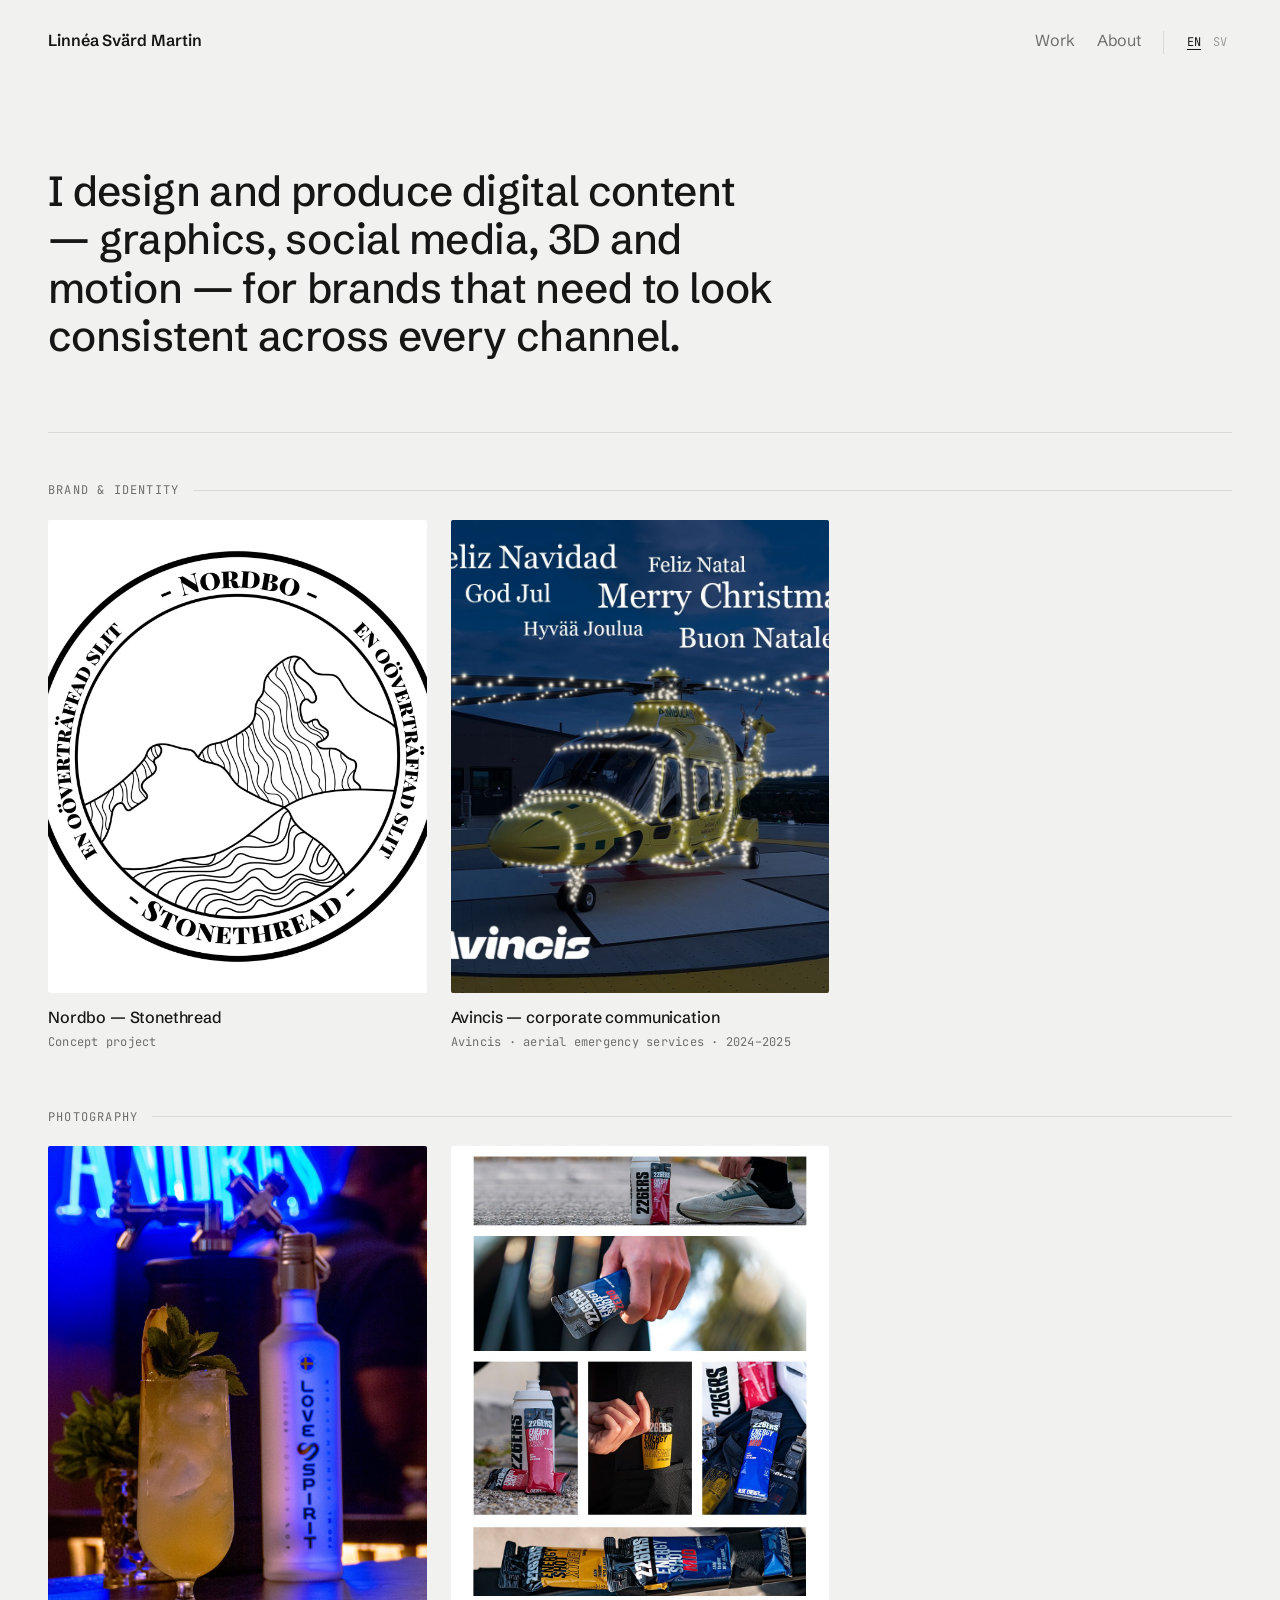
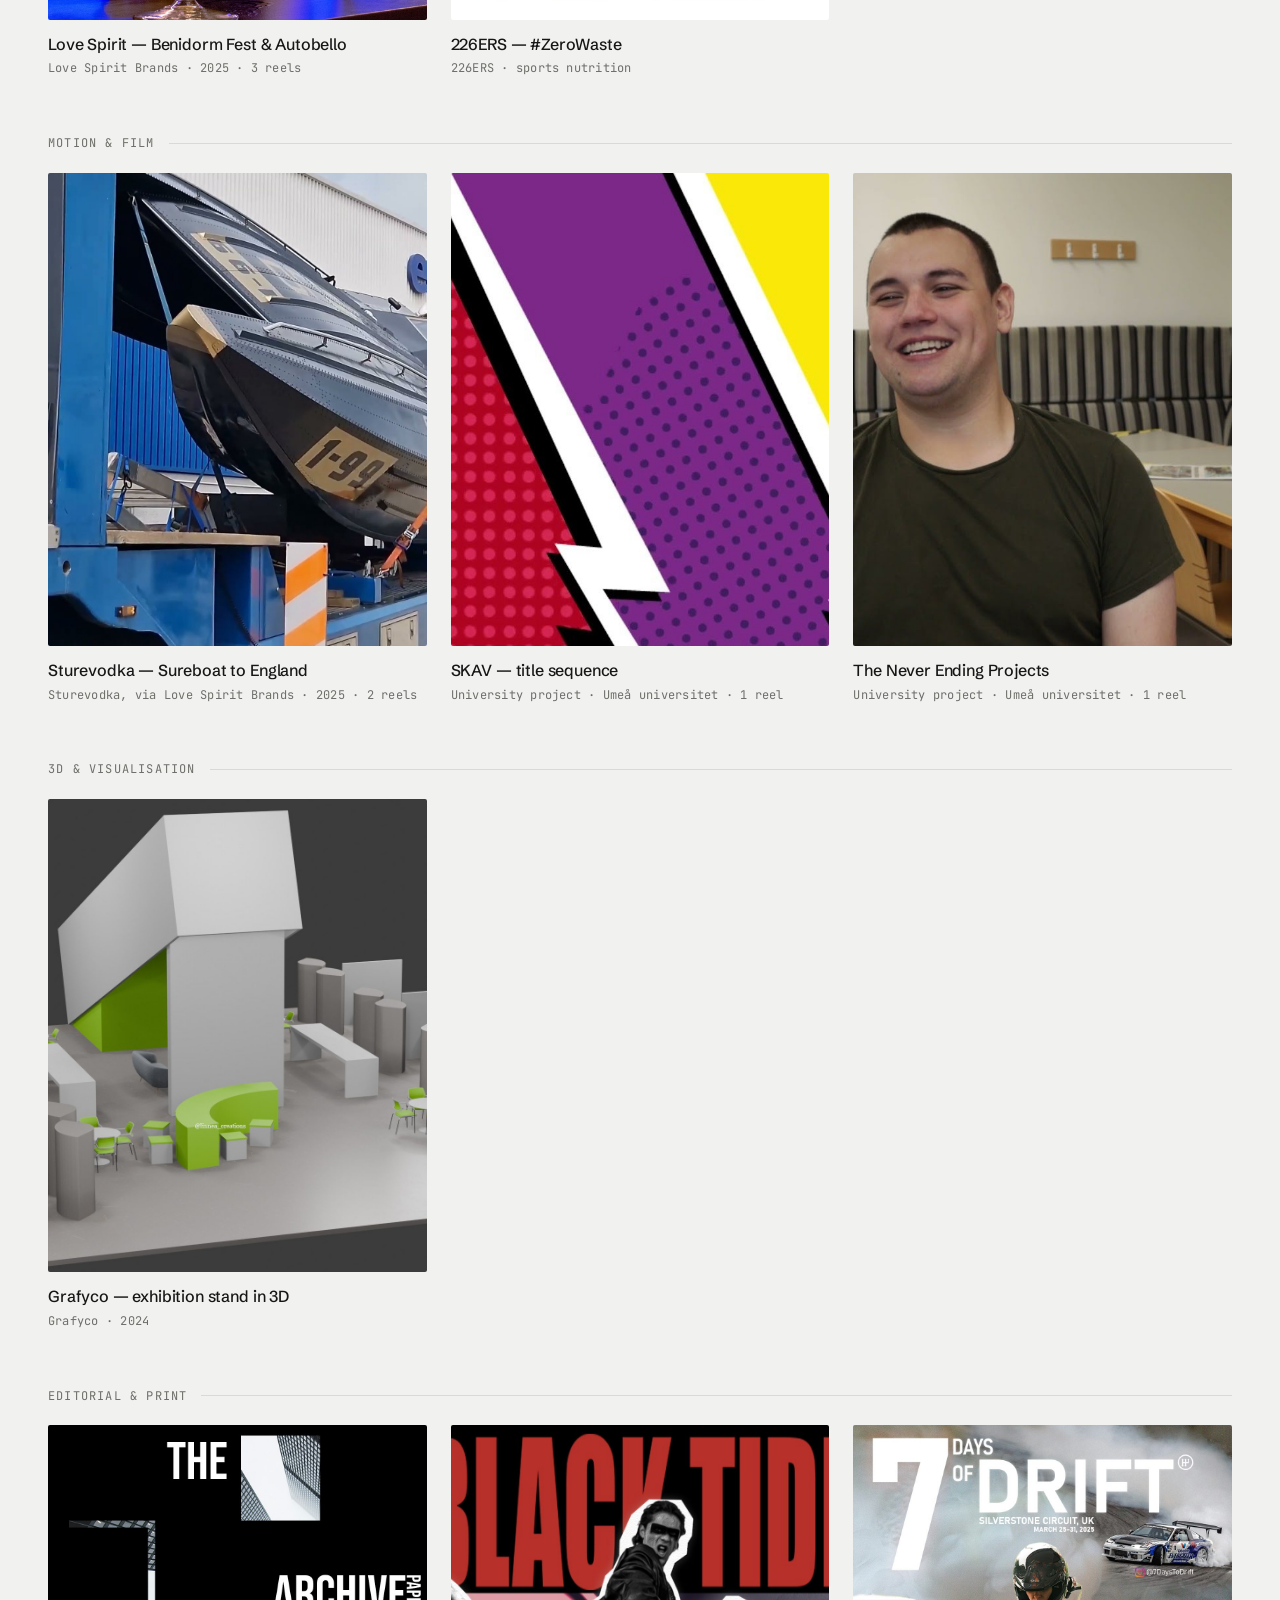
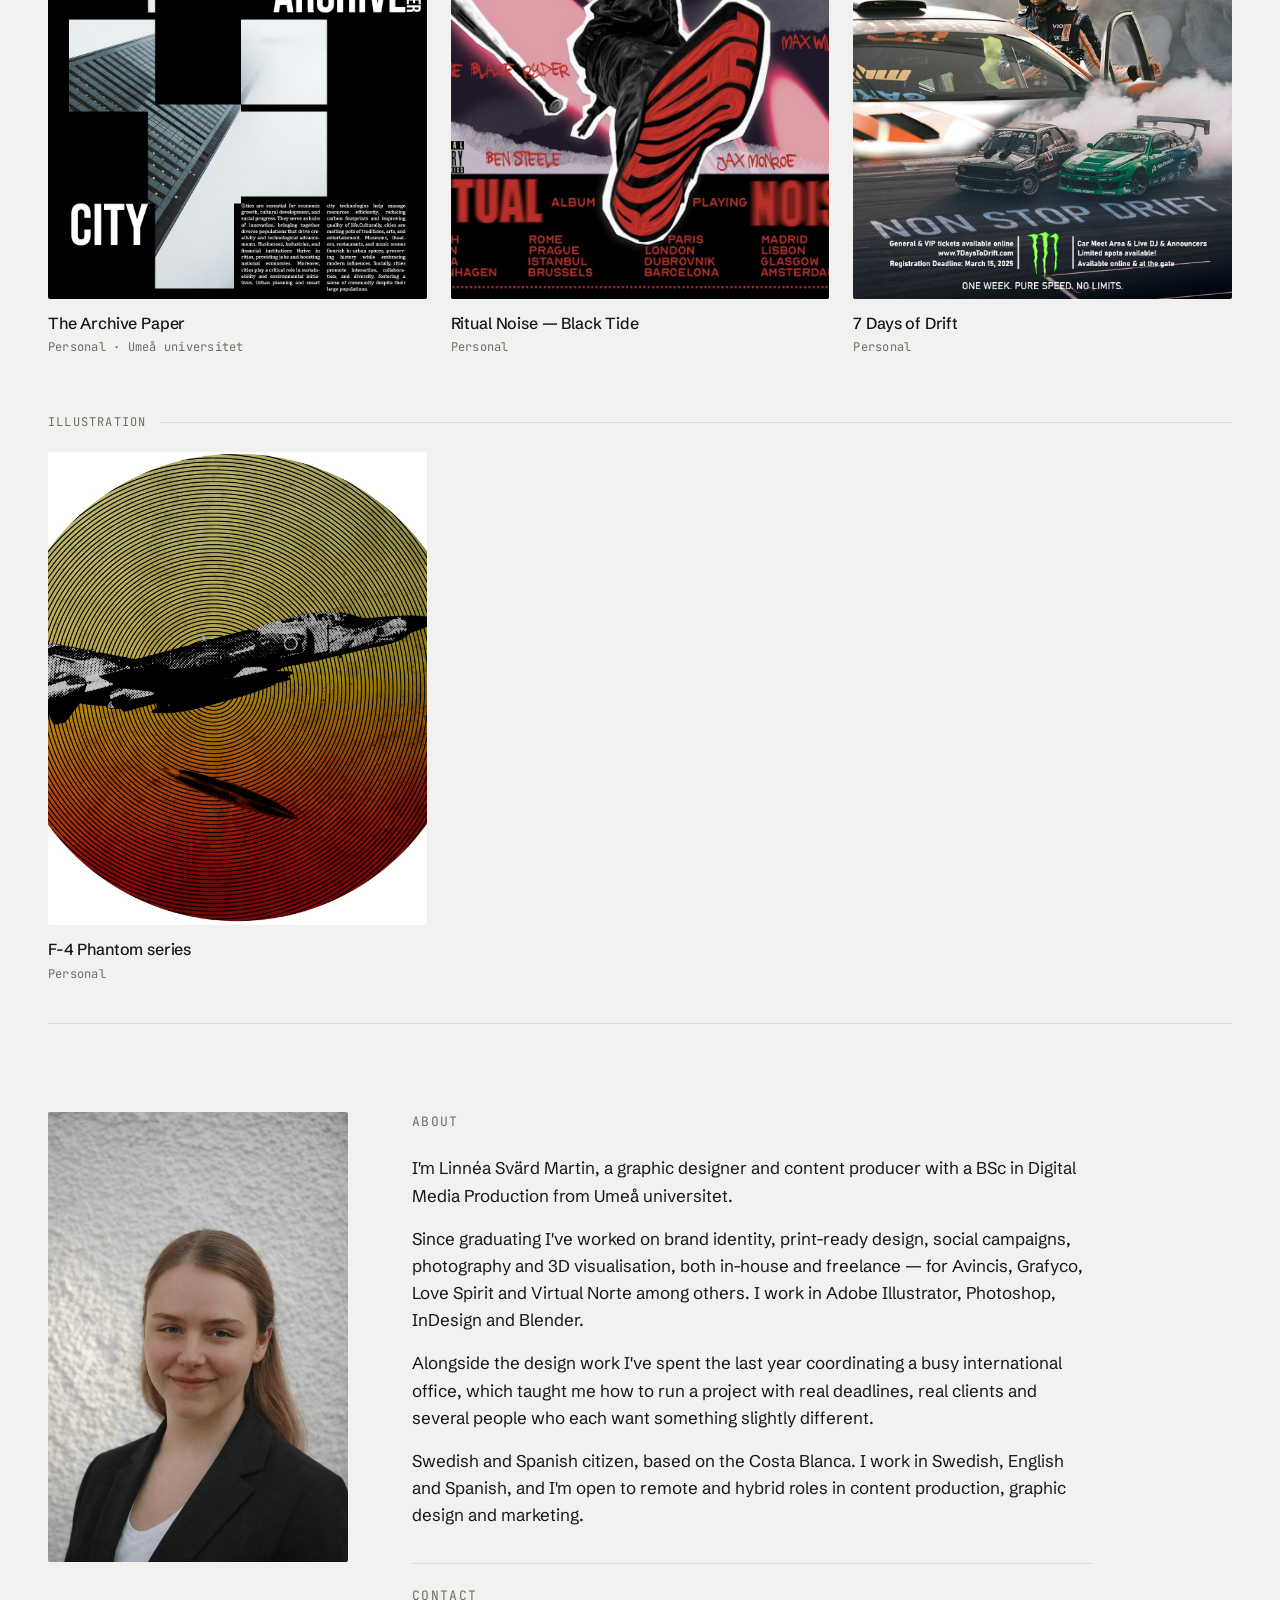
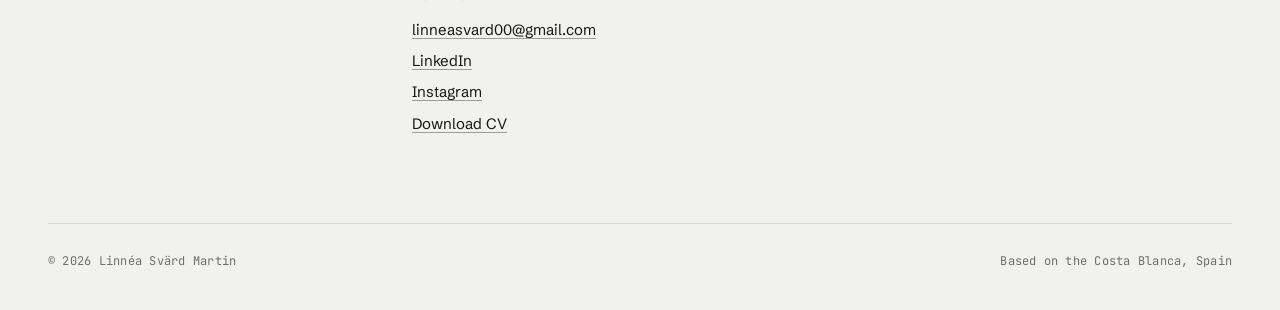
<file: index.html>
<!doctype html>
<html lang="en">
<head>
  <meta charset="utf-8">
  <meta name="viewport" content="width=device-width, initial-scale=1">
  <title>Linnéa Svärd Martin — Graphic design &amp; content</title>
  <meta name="description" content="Linnéa Svärd Martin — graphic designer and content producer. Brand identity, photography, 3D and editorial design. Swedish · English · Spanish. Based on the Costa Blanca, open to remote roles.">
  <meta property="og:title" content="Linnéa Svärd Martin — Graphic design & content">
  <meta property="og:description" content="Brand identity, photography, 3D and editorial design. Swedish · English · Spanish.">
  <meta property="og:image" content="https://linneasvardmartin.com/img/work/love-spirit/01.jpg">
  <meta property="og:type" content="website">
  <link rel="icon" href="data:image/svg+xml,%3Csvg xmlns='http://www.w3.org/2000/svg' viewBox='0 0 32 32'%3E%3Crect width='32' height='32' rx='3' fill='%23161616'/%3E%3Ctext x='16' y='22' text-anchor='middle' font-family='monospace' font-size='16' fill='%23F1F1EF'%3ELS%3C/text%3E%3C/svg%3E">
  <link rel="preconnect" href="https://fonts.googleapis.com">
  <link rel="preconnect" href="https://fonts.gstatic.com" crossorigin>
  <link rel="stylesheet" href="https://fonts.googleapis.com/css2?family=Schibsted+Grotesk:wght@400;500;600&family=JetBrains+Mono:wght@400&display=swap">
  <link rel="stylesheet" href="css/style.css">
</head>
<body>
<div class="wrap">

  <header class="site-head">
    <a class="site-name" href="index.html">Linnéa Svärd Martin</a>
    <nav class="site-nav" aria-label="Main">
      <a href="#work" data-i18n="nav.work">Work</a>
      <a href="#about" data-i18n="nav.about">About</a>
      <div class="lang" role="group" data-lang-switch aria-label="Language">
        <button type="button" data-lang="en" aria-pressed="true" lang="en">EN</button>
        <button type="button" data-lang="sv" aria-pressed="false" lang="sv">SV</button>
      </div>
    </nav>
  </header>

  <section class="intro">
    <h1 data-i18n="intro">I design and produce digital content — graphics, social media, 3D and motion — for brands that need to look consistent across every channel.</h1>
  </section>

  <main id="work" aria-label="Work"></main>

  <section class="about" id="about">
    <div class="about-grid">
      <figure class="about-photo"><img data-photo src="img/linnea.jpg" alt="Linnéa Svärd Martin" loading="lazy"></figure>
      <div class="about-text">
        <h2 data-i18n="about.title">About</h2>
        <p data-i18n="about.p1"></p>
        <p data-i18n="about.p2"></p>
        <p data-i18n="about.p3"></p>
        <p data-i18n="about.p4"></p>
        <div class="contact">
          <h2 data-i18n="contact.title">Contact</h2>
          <ul>
            <li><a data-email href="mailto:linneasvard00@gmail.com">linneasvard00@gmail.com</a></li>
            <li><a data-linkedin href="https://www.linkedin.com/in/linnea-svard" rel="me noopener" target="_blank">LinkedIn</a></li>
            <li><a data-instagram href="https://www.instagram.com/linnea_creations/" rel="me noopener" target="_blank">Instagram</a></li>
            <li><a data-cv href="cv/Linnea-Svard-Martin-CV.pdf" data-i18n="contact.cv">Download CV</a></li>
          </ul>
        </div>
      </div>
    </div>
  </section>

  <footer>
    <span>© <span data-year>2026</span> Linnéa Svärd Martin</span>
    <span data-i18n="footer.based">Based on the Costa Blanca, Spain</span>
  </footer>

</div>
<script src="js/data.js"></script>
<script src="js/site.js"></script>
</body>
</html>
</file>
<file: css/style.css>
/* Linnéa Svärd Martin — portfolio
   Marco monocromo y silencioso: el color lo pone el trabajo. */

:root {
  --ground: #F1F1EF;
  --surface: #FAFAF9;
  --ink: #161616;
  --muted: #6E6E6A;
  --faint: #9C9C97;
  --line: #D9D9D5;
  --img-bg: #E6E6E2;
  --sans: "Schibsted Grotesk", "Helvetica Neue", Arial, sans-serif;
  --mono: "JetBrains Mono", "Cascadia Mono", Consolas, monospace;
  --gutter: clamp(20px, 4vw, 48px);
  --max: 1200px;
  --text: 68ch;
  color-scheme: light dark;
}
@media (prefers-color-scheme: dark) {
  :root {
    --ground: #121212;
    --surface: #181818;
    --ink: #ECECEA;
    --muted: #9A9A95;
    --faint: #6E6E6A;
    --line: #2A2A28;
    --img-bg: #1F1F1E;
  }
}

*, *::before, *::after { box-sizing: border-box; }
html { -webkit-text-size-adjust: 100%; }
body {
  margin: 0;
  background: var(--ground);
  color: var(--ink);
  font-family: var(--sans);
  font-size: 16px;
  line-height: 1.55;
  padding-inline: var(--gutter);
  padding-block: 0;
}
img { max-width: 100%; display: block; }
a { color: inherit; text-decoration: none; }
a:hover { text-decoration: underline; text-underline-offset: 3px; text-decoration-thickness: 1px; }
:focus-visible { outline: 2px solid var(--ink); outline-offset: 3px; border-radius: 2px; }
h1, h2, h3 { font-weight: 500; letter-spacing: -0.01em; margin: 0; text-wrap: balance; }
p { margin: 0; }

.wrap { max-width: var(--max); margin: 0 auto; }
.meta, .group-label, .p-meta, .lang, footer, .back {
  font-family: var(--mono);
  font-size: 12px;
  letter-spacing: 0.02em;
  font-variant-numeric: tabular-nums;
}

/* --- cabecera ------------------------------------------------------ */
.site-head {
  display: flex; justify-content: space-between; align-items: baseline; gap: 20px; flex-wrap: wrap;
  padding-block: 28px 24px;
}
.site-name { font-weight: 600; font-size: 16px; letter-spacing: -0.005em; }
.site-nav { display: flex; align-items: baseline; gap: 22px; }
.site-nav a { color: var(--muted); }
.site-nav a:hover { color: var(--ink); }
.lang { display: inline-flex; gap: 2px; border-left: 1px solid var(--line); padding-left: 18px; }
.lang button {
  font: inherit; background: none; border: 0; padding: 2px 5px; cursor: pointer;
  color: var(--faint); border-radius: 2px;
}
.lang button[aria-pressed="true"] { color: var(--ink); text-decoration: underline; text-underline-offset: 3px; }
.lang button:hover { color: var(--ink); }

/* --- intro --------------------------------------------------------- */
.intro { padding-block: clamp(36px, 7vw, 96px) clamp(40px, 6vw, 72px); border-bottom: 1px solid var(--line); }
.intro h1 {
  font-size: clamp(26px, 3.6vw, 42px);
  line-height: 1.15;
  font-weight: 500;
  max-width: 30ch;
  letter-spacing: -0.015em;
}

/* --- trabajo ------------------------------------------------------- */
#work { padding-block: 8px 24px; }
.group { padding-block: 40px 16px; }
.group-label {
  color: var(--muted); text-transform: uppercase; letter-spacing: 0.1em; font-weight: 400;
  margin-bottom: 20px; display: flex; align-items: center; gap: 14px;
}
.group-label::after { content: ""; flex: 1; height: 1px; background: var(--line); }
.grid {
  display: grid;
  grid-template-columns: repeat(auto-fill, minmax(min(280px, 100%), 1fr));
  gap: 28px 24px;
}
.card { display: flex; flex-direction: column; gap: 12px; }
.card:hover { text-decoration: none; }
.card-img {
  margin: 0; aspect-ratio: 4 / 5; overflow: hidden; background: var(--img-bg); border-radius: 2px;
}
.card-img img {
  width: 100%; height: 100%; object-fit: cover;
  transition: transform 500ms cubic-bezier(.2,.7,.2,1);
}
.card:hover .card-img img { transform: scale(1.025); }
.card-text h3 { font-size: 16px; font-weight: 500; }
.card:hover .card-text h3 { text-decoration: underline; text-underline-offset: 3px; text-decoration-thickness: 1px; }
.card-text .meta { color: var(--muted); margin-top: 3px; }

/* --- sobre mí ------------------------------------------------------ */
.about { padding-block: clamp(48px, 7vw, 88px); border-top: 1px solid var(--line); }
.about-grid {
  display: grid; grid-template-columns: minmax(200px, 300px) 1fr; gap: clamp(28px, 5vw, 72px); align-items: start;
}
.about-photo { margin: 0; aspect-ratio: 2 / 3; overflow: hidden; background: var(--img-bg); border-radius: 2px; }
.about-photo img { width: 100%; height: 100%; object-fit: cover; }
.about-text { display: flex; flex-direction: column; gap: 16px; max-width: var(--text); }
.about-text h2 { font-size: 13px; font-family: var(--mono); font-weight: 400; text-transform: uppercase; letter-spacing: 0.1em; color: var(--muted); margin-bottom: 6px; }
.about-text p { font-size: 17px; line-height: 1.6; }
.contact { margin-top: 18px; padding-top: 22px; border-top: 1px solid var(--line); }
.contact h2 { margin-bottom: 12px; }
.contact ul { list-style: none; margin: 0; padding: 0; display: flex; flex-direction: column; gap: 8px; font-size: 15px; }
.contact a { text-decoration: underline; text-underline-offset: 3px; text-decoration-thickness: 1px; text-decoration-color: var(--faint); }
.contact a:hover { text-decoration-color: var(--ink); }

/* --- pie ----------------------------------------------------------- */
footer {
  display: flex; justify-content: space-between; gap: 16px; flex-wrap: wrap;
  padding-block: 28px 40px; border-top: 1px solid var(--line); color: var(--muted);
}

/* --- ficha de proyecto --------------------------------------------- */
.back { color: var(--muted); display: inline-block; margin-block: 8px 0; }
.back:hover { color: var(--ink); }
.p-head { padding-block: clamp(28px, 4vw, 48px) 8px; max-width: var(--text); }
.p-head .group-label { margin-bottom: 14px; }
.p-head .group-label::after { display: none; }
.p-head h1 { font-size: clamp(28px, 3.4vw, 40px); line-height: 1.12; margin-bottom: 24px; }
.p-meta {
  display: grid; grid-template-columns: max-content 1fr; gap: 6px 22px; margin: 0 0 26px; color: var(--muted);
}
.p-meta dt { text-transform: uppercase; letter-spacing: 0.08em; color: var(--faint); }
.p-meta dd { margin: 0; color: var(--ink); font-family: var(--sans); font-size: 14px; font-variant-numeric: normal; letter-spacing: 0; }
.p-summary { font-size: 17px; line-height: 1.6; }
.p-summary em { font-style: italic; }
.p-videos {
  display: grid; grid-template-columns: repeat(auto-fill, minmax(min(240px, 100%), 1fr));
  gap: 20px; padding-block: 36px 4px; max-width: 880px;
}
.p-videos.wide { grid-template-columns: repeat(auto-fill, minmax(min(420px, 100%), 1fr)); max-width: none; }
.p-video { margin: 0; display: flex; flex-direction: column; gap: 8px; --ratio: 9/16; }
.p-video video, .p-video iframe {
  width: 100%; aspect-ratio: var(--ratio); display: block; border: 0; border-radius: 2px;
  background: var(--img-bg); object-fit: cover;
}
.p-video .meta { color: var(--muted); }
.p-images { display: flex; flex-direction: column; gap: 20px; padding-block: 36px 20px; }
.p-fig { margin: 0; background: var(--img-bg); border-radius: 2px; overflow: hidden; }
.p-fig img { width: 100%; height: auto; }
.p-nav {
  display: grid; grid-template-columns: 1fr auto 1fr; gap: 20px; align-items: start;
  padding-block: 28px 12px; border-top: 1px solid var(--line); margin-top: 20px;
}
.p-nav a { display: flex; flex-direction: column; gap: 4px; font-size: 15px; }
.p-nav .meta { color: var(--muted); }
.p-nav-next { text-align: right; align-items: flex-end; }
.p-nav-all { font-family: var(--mono); font-size: 12px; color: var(--muted); align-self: center; }
.notfound { font-size: 20px; padding-block: 48px 12px; }

/* --- móvil --------------------------------------------------------- */
@media (max-width: 720px) {
  .about-grid { grid-template-columns: 1fr; }
  .about-photo { max-width: 240px; }
  .p-nav { grid-template-columns: 1fr 1fr; }
  .p-nav-all { grid-column: 1 / -1; order: 3; justify-self: center; }
  .p-meta { grid-template-columns: 1fr; gap: 2px 0; }
  .p-meta dt { margin-top: 8px; }
}

@media (prefers-reduced-motion: reduce) {
  .card-img img { transition: none; }
  .card:hover .card-img img { transform: none; }
}
</file>
